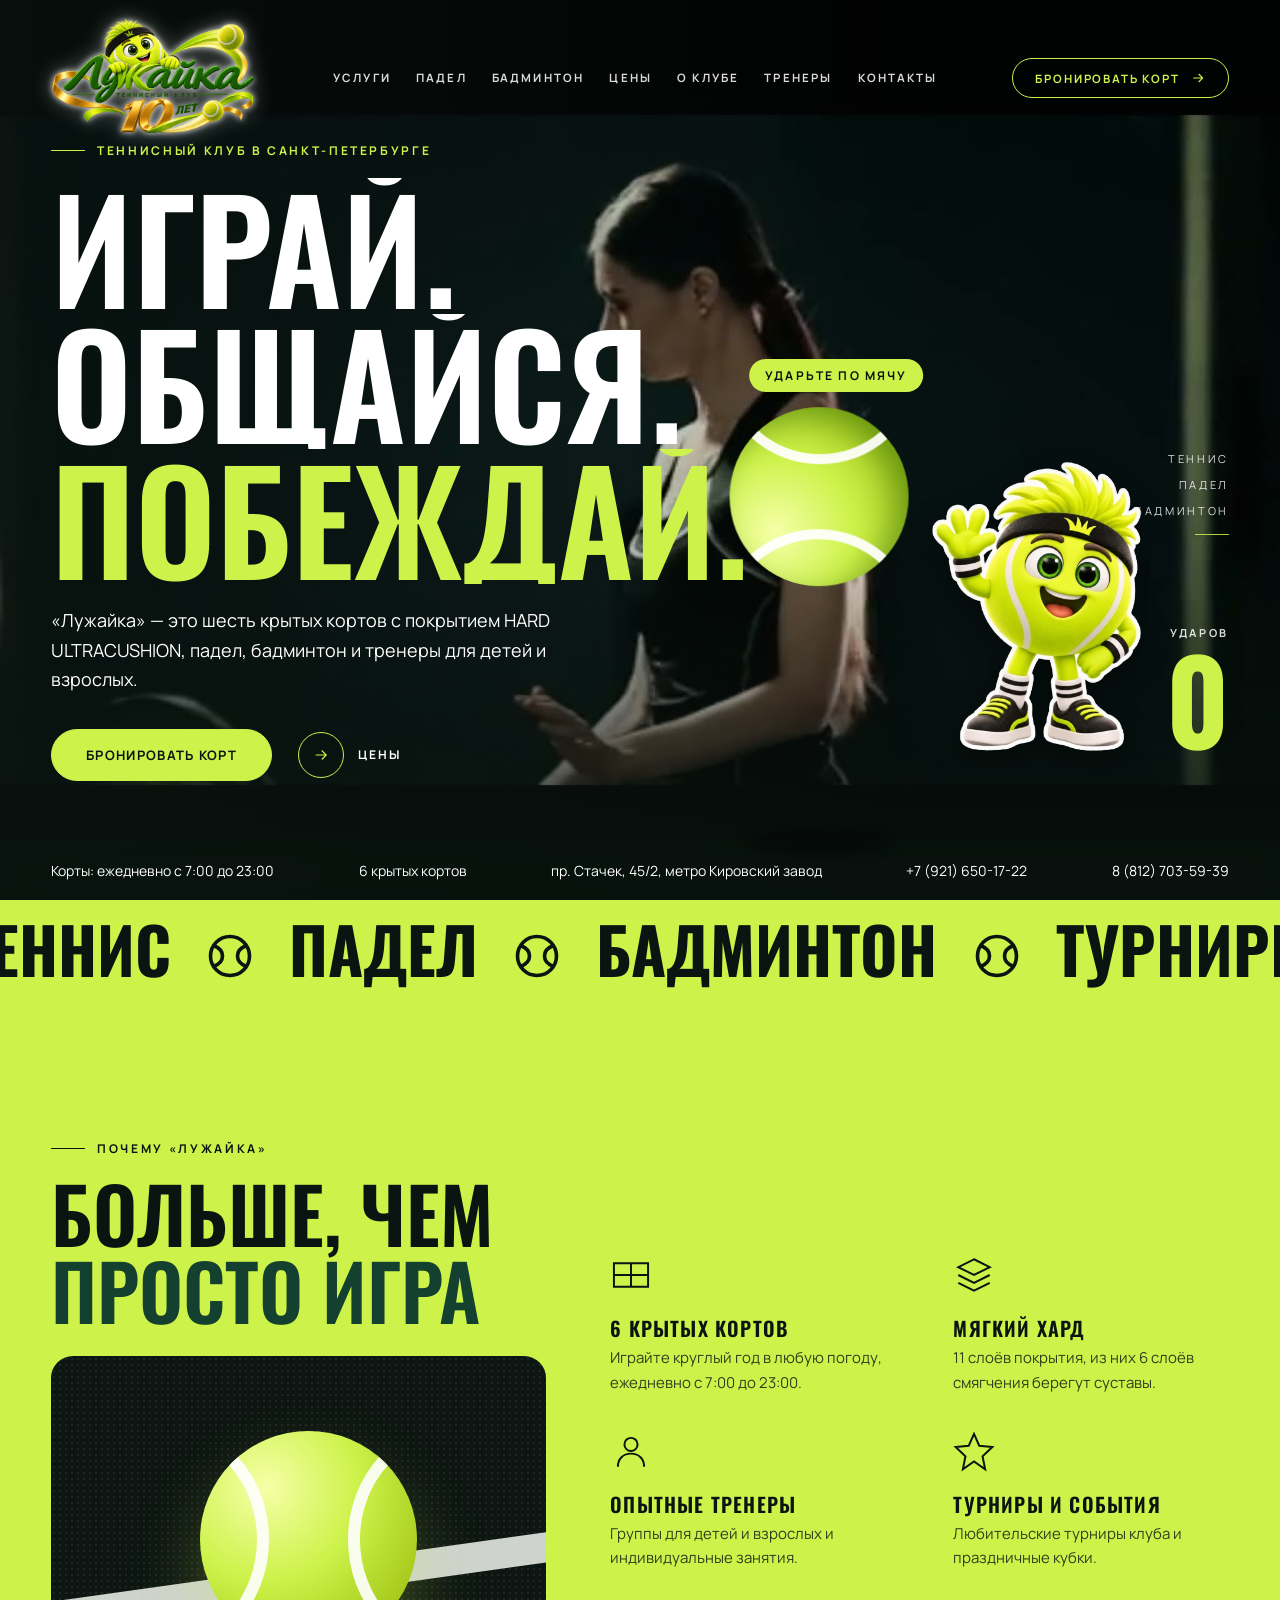
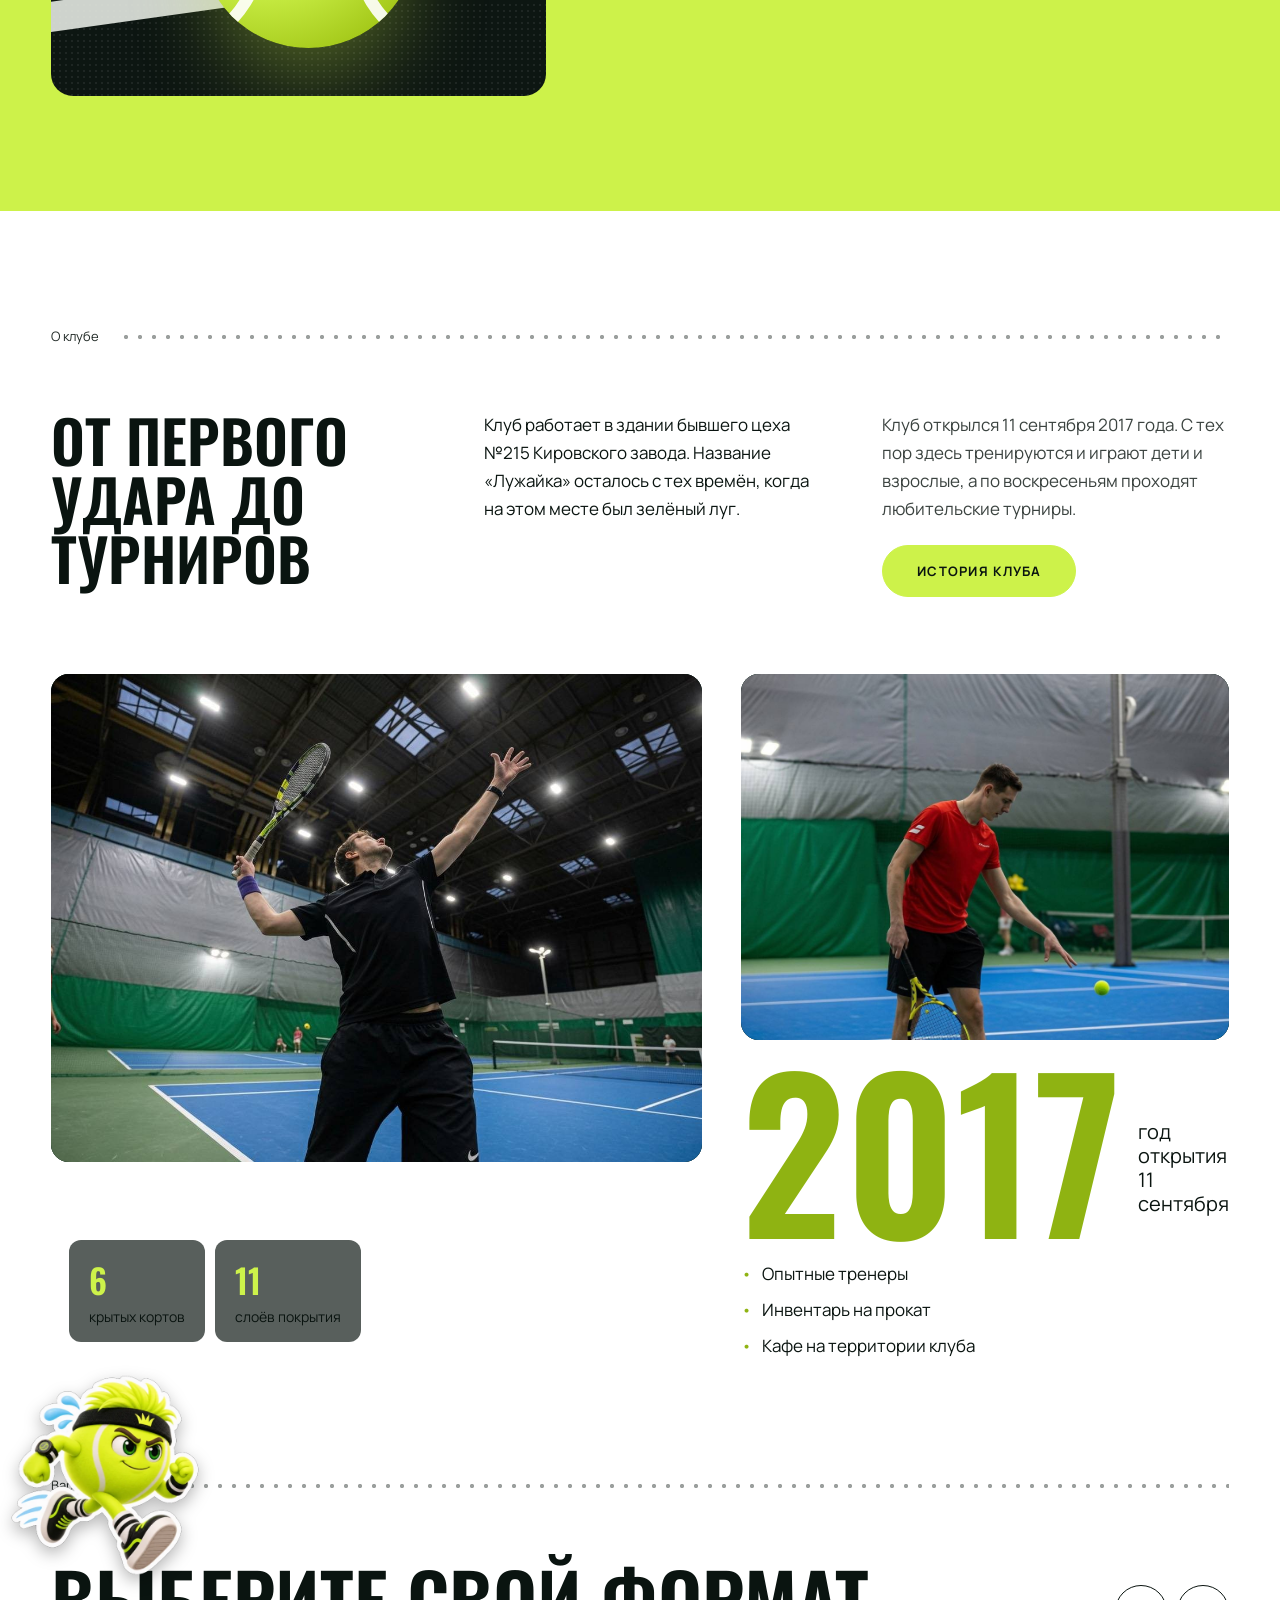
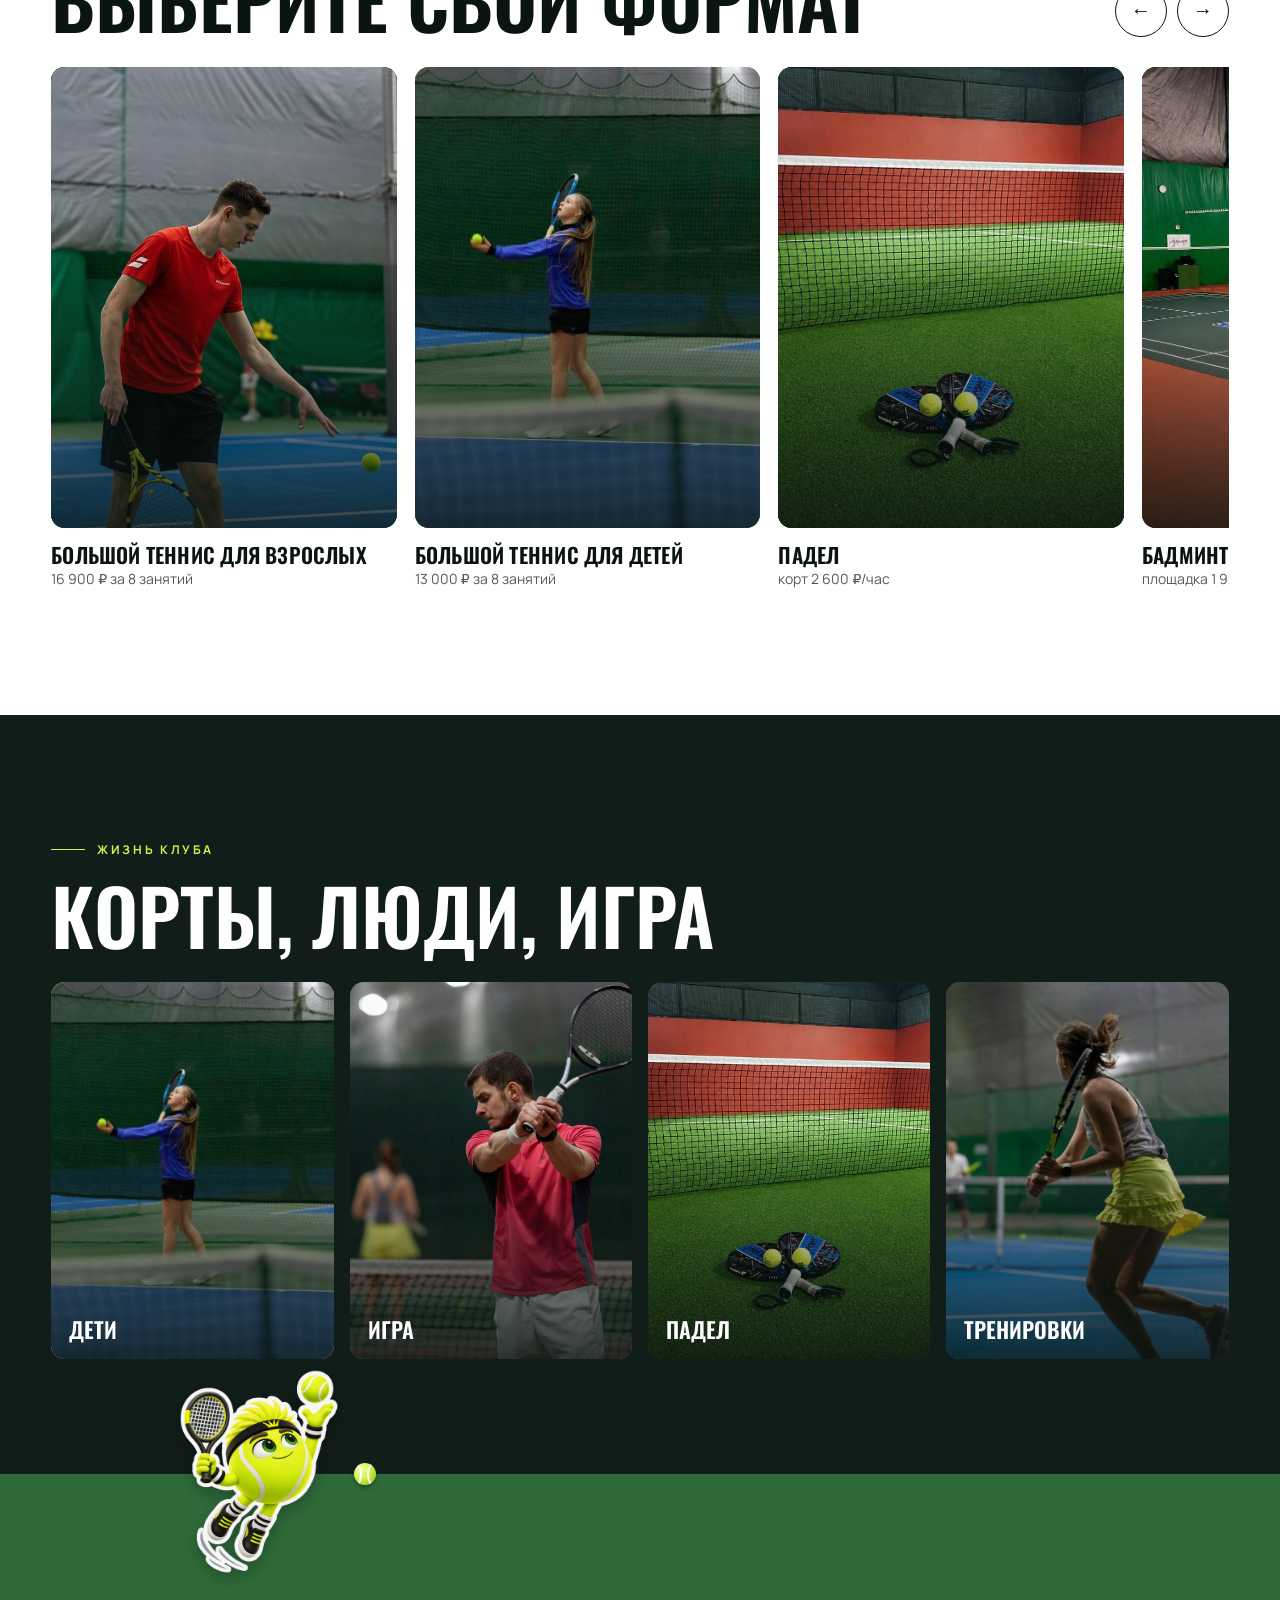
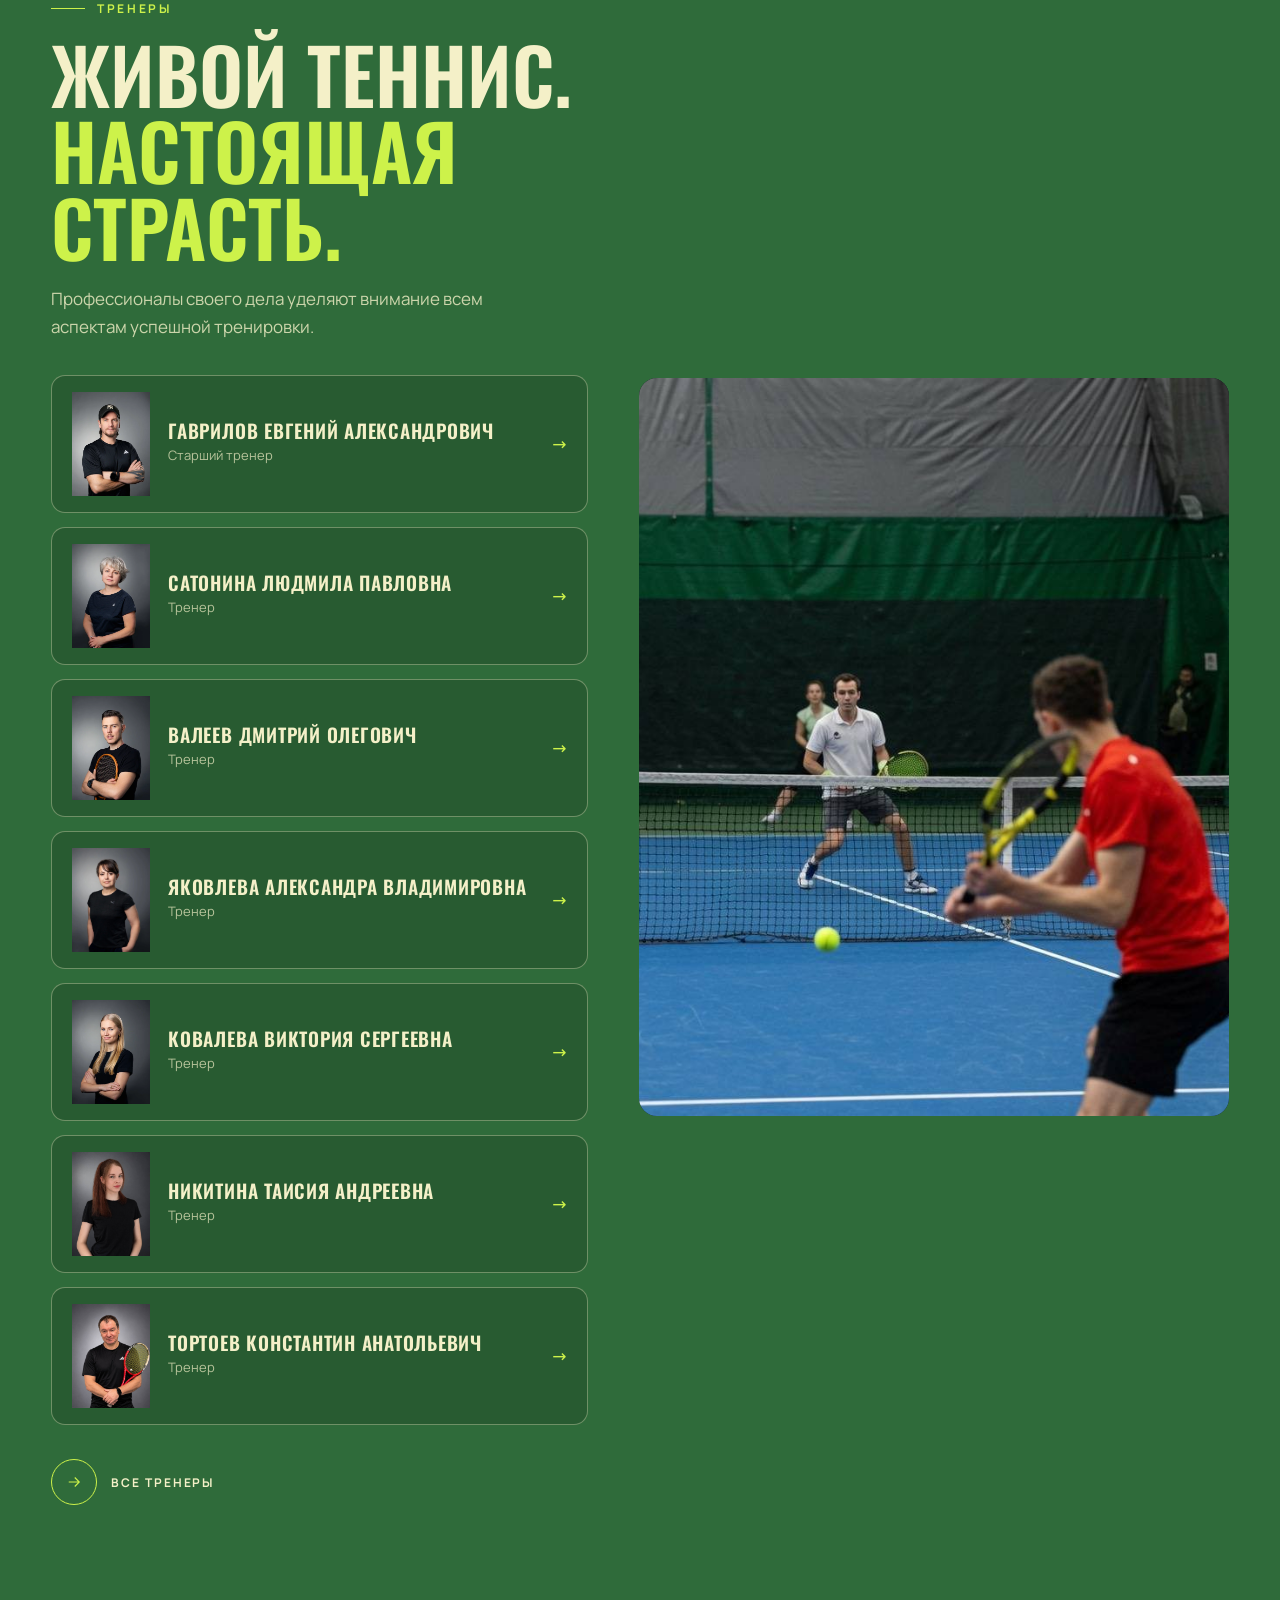
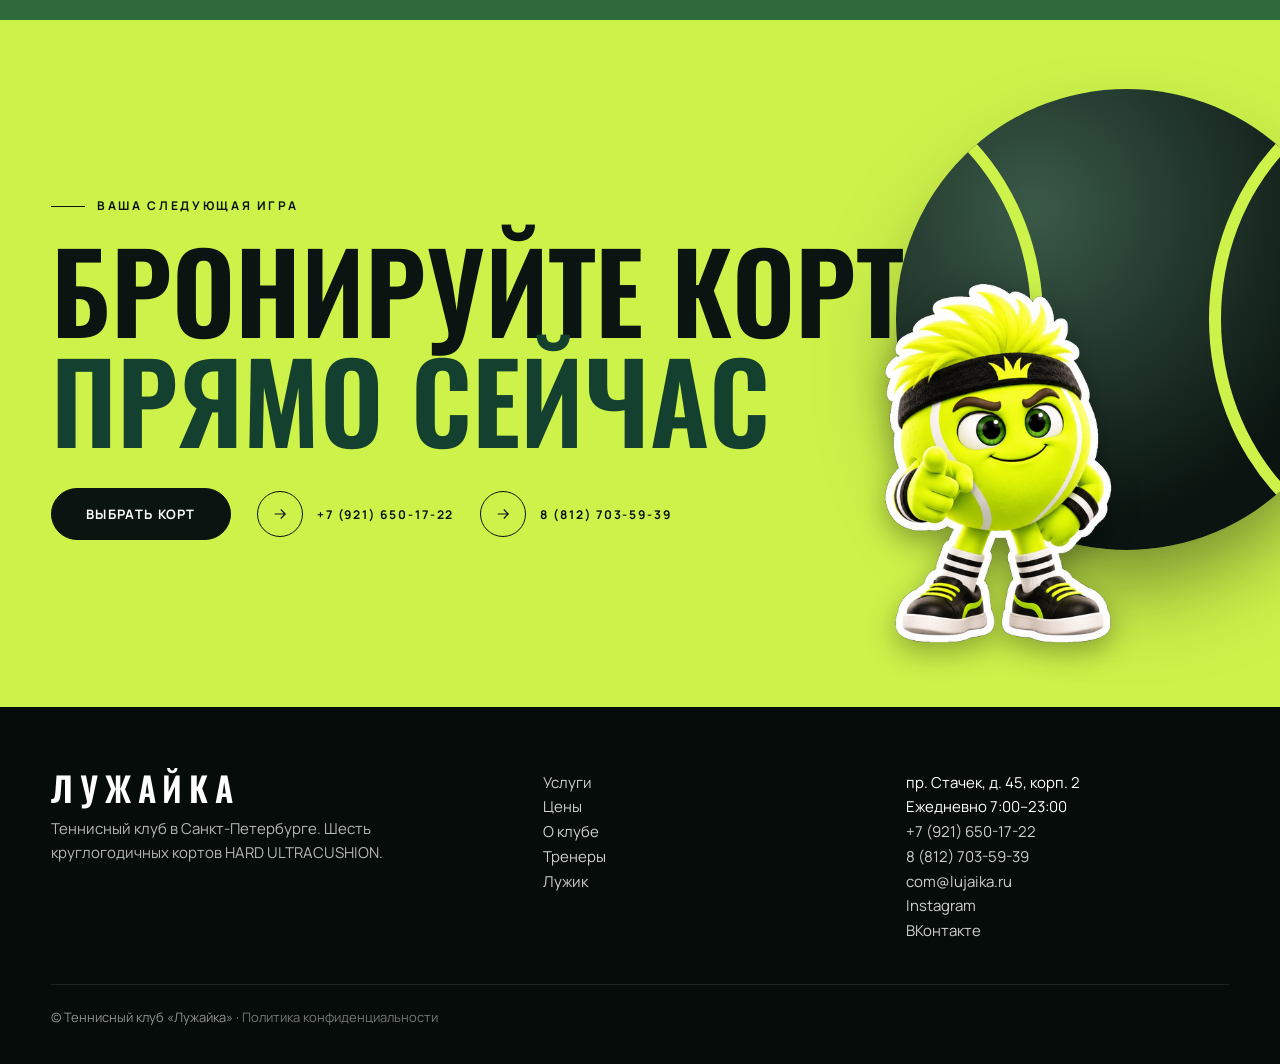
<file: index.html>
<!DOCTYPE html>
<html lang="ru">
<head>
<meta charset="utf-8">
<meta name="viewport" content="width=device-width, initial-scale=1, viewport-fit=cover">

<!-- Заголовок вкладки и описание для поисковиков (Яндекс, Google).
     Это единственный текст, который лежит не в js/content.js.
     Если поменяете телефон, адрес или число кортов, обновите описание ниже. -->
<title>Теннисный клуб «Лужайка» — Санкт-Петербург</title>
<meta name="description" content="6 крытых кортов HARD ULTRACUSHION, тренировочная стенка, группы для детей и взрослых, турниры. До 23:00, пр. Стачек, 45/2, Санкт-Петербург.">

<!-- Значок вкладки браузера (салатовый мяч) -->
<link rel="icon" href="data:image/svg+xml,%3Csvg xmlns='http://www.w3.org/2000/svg' viewBox='0 0 32 32'%3E%3Ccircle cx='16' cy='16' r='15' fill='%23cdf24a'/%3E%3Cpath d='M5 9c8 3 8 11 0 14M27 9c-8 3-8 11 0 14' stroke='%23fff' stroke-width='2.4' fill='none'/%3E%3C/svg%3E">

<!-- Шрифты лежат на сайте (папка fonts/), внешние сервисы не нужны -->
<link rel="stylesheet" href="css/00-fonts.css?v=20261128">

<!-- ОФОРМЛЕНИЕ. Порядок важен: файлы ниже перекрывают файлы выше. -->
<link rel="stylesheet" href="css/01-base.css?v=20261128">
<link rel="stylesheet" href="css/02-header.css?v=20261128">
<link rel="stylesheet" href="css/03-photos.css?v=20261128">
<link rel="stylesheet" href="css/04-home.css?v=20261128">
<link rel="stylesheet" href="css/05-inner-pages.css?v=20261128">
<link rel="stylesheet" href="css/06-footer.css?v=20261128">
<link rel="stylesheet" href="css/07-responsive.css?v=20261128">
<link rel="stylesheet" href="css/08-extras.css?v=20261128">
<link rel="stylesheet" href="css/09-luzhik.css?v=20261128">
<link rel="stylesheet" href="css/10-legal.css?v=20261128">
</head>
<body>

<!-- Шапка и меню заполняются скриптом (js/components.js) из списка NAV в content.js -->
<header class="hd" id="hd"></header>
<nav class="mn" id="mn" aria-label="Меню"></nav>

<!-- Служебные слои для анимации перехода между страницами -->
<div id="bars"></div>
<div class="wl"></div>

<!-- Сюда скрипт подставляет содержимое страниц (js/pages.js) -->
<main id="app"></main>

<noscript>
  <p style="padding:120px 24px 40px;max-width:640px;margin:0 auto;color:#fff">
    Теннисный клуб «Лужайка», пр. Стачек, 45/2, Санкт-Петербург. Ежедневно с 7:00 до 23:00.
    Телефоны: <a href="tel:+79216501722" style="text-decoration:underline">+7 (921) 650-17-22</a>, <a href="tel:+78127035939" style="text-decoration:underline">8 (812) 703-59-39</a>.
    Для работы сайта включите JavaScript.
  </p>
</noscript>

<!-- СКРИПТЫ. Порядок важен: каждый следующий использует то, что описано в предыдущих.
     content.js    — все тексты, цены, контакты (ЭТОТ ФАЙЛ ВЫ РЕДАКТИРУЕТЕ)
     images.js     — показ фото
     components.js — мелкие блоки (шапка, карточки, подвал)
     pages.js      — сборка страниц
     booking.js    — страница бронирования
     ball-game.js  — мяч на главном экране
     app.js        — переходы между страницами; запускает сайт -->
<script src="js/content.js?v=20261128"></script>
<script src="js/images.js?v=20261128"></script>
<script src="js/components.js?v=20261128"></script>
<script src="js/pages.js?v=20261128"></script>
<script src="js/booking.js?v=20261128"></script>
<script src="js/ball-game.js?v=20261128"></script>
<script src="js/luzhik.js?v=20261128"></script>
<script src="js/cookies.js?v=20261128"></script>
<script src="js/app.js?v=20261128"></script>
</body>
</html>
</file>
<file: css/00-fonts.css>
/* Шрифты лежат на самом сайте (папка fonts/), а не на серверах Google: так посетитель не передаёт им свой IP-адрес.
   Шрифты Oswald, Manrope, Rubik Mono One распространяются по лицензии SIL Open Font License 1.1. */
@font-face{font-family:'Oswald';font-style:normal;font-weight:400;font-display:swap;src:url(../fonts/oswald-cyrillic-400.woff2) format('woff2');unicode-range:U+0301,U+0400-045F,U+0490-0491,U+04B0-04B1,U+2116}
@font-face{font-family:'Oswald';font-style:normal;font-weight:400;font-display:swap;src:url(../fonts/oswald-latin-400.woff2) format('woff2');unicode-range:U+0000-00FF,U+0131,U+0152-0153,U+02BB-02BC,U+02C6,U+02DA,U+02DC,U+2000-206F,U+20AC,U+2122,U+2191,U+2193,U+2212,U+2215,U+FEFF,U+FFFD}
@font-face{font-family:'Oswald';font-style:normal;font-weight:500;font-display:swap;src:url(../fonts/oswald-cyrillic-500.woff2) format('woff2');unicode-range:U+0301,U+0400-045F,U+0490-0491,U+04B0-04B1,U+2116}
@font-face{font-family:'Oswald';font-style:normal;font-weight:500;font-display:swap;src:url(../fonts/oswald-latin-500.woff2) format('woff2');unicode-range:U+0000-00FF,U+0131,U+0152-0153,U+02BB-02BC,U+02C6,U+02DA,U+02DC,U+2000-206F,U+20AC,U+2122,U+2191,U+2193,U+2212,U+2215,U+FEFF,U+FFFD}
@font-face{font-family:'Oswald';font-style:normal;font-weight:600;font-display:swap;src:url(../fonts/oswald-cyrillic-600.woff2) format('woff2');unicode-range:U+0301,U+0400-045F,U+0490-0491,U+04B0-04B1,U+2116}
@font-face{font-family:'Oswald';font-style:normal;font-weight:600;font-display:swap;src:url(../fonts/oswald-latin-600.woff2) format('woff2');unicode-range:U+0000-00FF,U+0131,U+0152-0153,U+02BB-02BC,U+02C6,U+02DA,U+02DC,U+2000-206F,U+20AC,U+2122,U+2191,U+2193,U+2212,U+2215,U+FEFF,U+FFFD}
@font-face{font-family:'Oswald';font-style:normal;font-weight:700;font-display:swap;src:url(../fonts/oswald-cyrillic-700.woff2) format('woff2');unicode-range:U+0301,U+0400-045F,U+0490-0491,U+04B0-04B1,U+2116}
@font-face{font-family:'Oswald';font-style:normal;font-weight:700;font-display:swap;src:url(../fonts/oswald-latin-700.woff2) format('woff2');unicode-range:U+0000-00FF,U+0131,U+0152-0153,U+02BB-02BC,U+02C6,U+02DA,U+02DC,U+2000-206F,U+20AC,U+2122,U+2191,U+2193,U+2212,U+2215,U+FEFF,U+FFFD}
@font-face{font-family:'Manrope';font-style:normal;font-weight:400;font-display:swap;src:url(../fonts/manrope-cyrillic-400.woff2) format('woff2');unicode-range:U+0301,U+0400-045F,U+0490-0491,U+04B0-04B1,U+2116}
@font-face{font-family:'Manrope';font-style:normal;font-weight:400;font-display:swap;src:url(../fonts/manrope-latin-400.woff2) format('woff2');unicode-range:U+0000-00FF,U+0131,U+0152-0153,U+02BB-02BC,U+02C6,U+02DA,U+02DC,U+2000-206F,U+20AC,U+2122,U+2191,U+2193,U+2212,U+2215,U+FEFF,U+FFFD}
@font-face{font-family:'Manrope';font-style:normal;font-weight:500;font-display:swap;src:url(../fonts/manrope-cyrillic-500.woff2) format('woff2');unicode-range:U+0301,U+0400-045F,U+0490-0491,U+04B0-04B1,U+2116}
@font-face{font-family:'Manrope';font-style:normal;font-weight:500;font-display:swap;src:url(../fonts/manrope-latin-500.woff2) format('woff2');unicode-range:U+0000-00FF,U+0131,U+0152-0153,U+02BB-02BC,U+02C6,U+02DA,U+02DC,U+2000-206F,U+20AC,U+2122,U+2191,U+2193,U+2212,U+2215,U+FEFF,U+FFFD}
@font-face{font-family:'Manrope';font-style:normal;font-weight:700;font-display:swap;src:url(../fonts/manrope-cyrillic-700.woff2) format('woff2');unicode-range:U+0301,U+0400-045F,U+0490-0491,U+04B0-04B1,U+2116}
@font-face{font-family:'Manrope';font-style:normal;font-weight:700;font-display:swap;src:url(../fonts/manrope-latin-700.woff2) format('woff2');unicode-range:U+0000-00FF,U+0131,U+0152-0153,U+02BB-02BC,U+02C6,U+02DA,U+02DC,U+2000-206F,U+20AC,U+2122,U+2191,U+2193,U+2212,U+2215,U+FEFF,U+FFFD}
@font-face{font-family:'Rubik Mono One';font-style:normal;font-weight:400;font-display:swap;src:url(../fonts/rubik-mono-one-cyrillic-400.woff2) format('woff2');unicode-range:U+0301,U+0400-045F,U+0490-0491,U+04B0-04B1,U+2116}
@font-face{font-family:'Rubik Mono One';font-style:normal;font-weight:400;font-display:swap;src:url(../fonts/rubik-mono-one-latin-400.woff2) format('woff2');unicode-range:U+0000-00FF,U+0131,U+0152-0153,U+02BB-02BC,U+02C6,U+02DA,U+02DC,U+2000-206F,U+20AC,U+2122,U+2191,U+2193,U+2212,U+2215,U+FEFF,U+FFFD}
</file>
<file: css/01-base.css>
/* ============================================================
   База: цвета, шрифты, общие правила и кнопки
   Меняйте цвета и шрифты в блоке :root в самом верху.
   ============================================================ */

/* Цвета и шрифты сайта. Поменяйте значение здесь, и цвет изменится везде. */
:root {
  --n: #0a1410;      /* самый тёмный фон (почти чёрный с зелёным оттенком) */
  --n2: #111d18;     /* чуть светлее тёмный фон для чередования блоков */
  --lime: #cdf24a;   /* фирменный салатовый: кнопки, акценты, мяч */
  --lm2: #8fb312;    /* тёмный салатовый для светлых блоков */
  --bl: #2a6bd0;     /* синий (корты, блок «Теннис для всех») */
  --bl2: #1a4a9e;    /* тёмно-синий */
  --gr: #2f6b3a;     /* зелёный (блок «Теннис», тренеры) */
  --br: #9c3f2b;     /* кирпичный (блок «Цены», бадминтон) */
  --cr: #f4f0c8;     /* кремовый текст на зелёном и кирпичном */
  --ink: #0a1410;    /* цвет текста на светлом фоне */
  --ln: rgba(255,255,255,.18); /* тонкие линии-разделители */
  --d: "Oswald","Arial Narrow",sans-serif;   /* шрифт заголовков */
  --s: "Manrope",system-ui,sans-serif;       /* шрифт основного текста */
  box-sizing: border-box;
}

/* Основа страницы */

html {
  background: var(--n);
  scroll-behavior: smooth;
}

*,
*::before,
*::after {
  box-sizing: inherit;
}

/* Основной текст */

body {
  margin: 0;
  background: var(--n);
  color: #fff;
  font: 400 17px/1.65 var(--s);
  overflow-x: hidden;
}

a {
  color: inherit;
  text-decoration: none;
}

:focus-visible {
  outline: 2px solid var(--lime);
  outline-offset: 3px;
}

p {
  margin: 0;
}

/* Заголовки */

h1,
h2,
h3 {
  font-family: var(--d);
  text-transform: uppercase;
  font-weight: 600;
  margin: 0;
  line-height: 1;
}

h2 {
  font-size: clamp(40px,6vw,92px);
}

h3 {
  font-size: clamp(22px,2.2vw,32px);
  letter-spacing: .01em;
}

/* Контейнер: ограничивает ширину содержимого */

.wrap {
  max-width: 1360px;
  margin: 0 auto;
  padding: 0 clamp(20px,4vw,56px);
}

.sec {
  padding: clamp(70px,9vw,130px) 0;
}

/* Цветные фоны секций: .dk тёмный, .dk2 тёмный светлее, .lt светлый */

.dk {
  background: var(--n);
}

/* Цветные фоны секций: .dk тёмный, .dk2 тёмный светлее, .lt светлый */

.dk2 {
  background: var(--n2);
}

.lt {
  background: #fff;
  color: var(--ink);
}

.lm {
  color: var(--lime);
}

.lt .lm {
  color: var(--lm2);
}

/* Метка над заголовком («— ПОКРЫТИЕ») */

.lb {
  display: inline-flex;
  align-items: center;
  gap: 12px;
  font-size: 12px;
  letter-spacing: .22em;
  text-transform: uppercase;
  font-weight: 700;
  color: var(--lime);
}

.lt .lb {
  color: var(--lm2);
}

/* Метка над заголовком («— ПОКРЫТИЕ») */

.lb::before {
  content: "";
  width: 34px;
  height: 1px;
  background: currentColor;
}

/* Нумерованный маркер раздела (A, B) */

.mk {
  display: flex;
  align-items: center;
  gap: 14px;
  border-bottom: 1px solid currentColor;
  padding-bottom: 12px;
  margin-bottom: clamp(30px,4vw,56px);
  font-size: 13px;
  opacity: .9;
}

/* Нумерованный маркер раздела (A, B) */

.mk b {
  width: 28px;
  height: 28px;
  border: 1px solid currentColor;
  border-radius: 50%;
  display: grid;
  place-items: center;
  font-size: 12px;
}

/* Основная кнопка */

.btn {
  display: inline-block;
  padding: 16px 34px;
  border-radius: 99px;
  background: var(--lime);
  color: var(--ink);
  font: 700 13px var(--s);
  letter-spacing: .1em;
  text-transform: uppercase;
  border: 1px solid var(--lime);
  cursor: pointer;
  transition: background .4s,color .4s,transform .5s cubic-bezier(.2,.8,.2,1);
}

/* Основная кнопка */

.btn:hover {
  transform: translateY(-3px);
  background: transparent;
  color: var(--lime);
}

.lt .btn:hover {
  color: var(--ink);
  background: #fff;
}

/* Кнопка-стрелка («Все тренеры →») */

.bt {
  display: inline-flex;
  align-items: center;
  gap: 14px;
  font: 700 12px var(--s);
  letter-spacing: .16em;
  text-transform: uppercase;
  cursor: pointer;
  background: none;
  border: 0;
  color: inherit;
}

/* Кнопка-стрелка («Все тренеры →») */

.bt i {
  width: 46px;
  height: 46px;
  border: 1px solid var(--lime);
  border-radius: 50%;
  display: grid;
  place-items: center;
  color: var(--lime);
  transition: background .4s,color .4s,transform .5s;
}

/* Кнопка-стрелка («Все тренеры →») */

.bt i svg {
  width: 18px;
}

/* Кнопка-стрелка («Все тренеры →») */

.bt:hover i {
  background: var(--lime);
  color: var(--ink);
  transform: translateX(6px);
}

.lt .bt i {
  border-color: var(--ink);
  color: var(--ink);
}

.lt .bt:hover i {
  background: var(--ink);
  color: #fff;
}
</file>
<file: css/02-header.css>
/* ============================================================
   Шапка, мобильное меню и анимация перехода между страницами
   ============================================================ */

.hd {
  position: fixed;
  top: 0;
  left: 0;
  right: 0;
  z-index: 50;
  padding: 18px 0;
  transition: background .5s,padding .5s;
}

.hd.sc {
  background: rgba(10,20,16,.84);
  backdrop-filter: blur(14px);
  padding: 12px 0;
}

/* Шапка */

.hd .wrap {
  display: flex;
  align-items: center;
  justify-content: space-between;
  gap: 20px;
}

/* Логотип */

.logo {
  display: flex;
  align-items: center;
  gap: 12px;
  font: 600 24px var(--d);
  letter-spacing: .2em;
  text-transform: uppercase;
}

/* Логотип */

.logo svg {
  width: 32px;
}

/* Меню в шапке */

.links {
  display: flex;
  gap: clamp(14px,2vw,34px);
}

.lk {
  font-size: 11.5px;
  letter-spacing: .18em;
  text-transform: uppercase;
  font-weight: 700;
  position: relative;
  padding: 6px 0;
  opacity: .85;
}

.lk::after {
  content: "";
  position: absolute;
  left: 0;
  right: 0;
  bottom: 0;
  height: 1px;
  background: var(--lime);
  transform: scaleX(0);
  transform-origin: left;
  transition: transform .5s;
}

.lk:hover,
.lk.on {
  opacity: 1;
}

.lk:hover::after,
.lk.on::after {
  transform: scaleX(1);
}

.lk.on {
  color: var(--lime);
}

/* Кнопка «Бронировать корт» в шапке */

.hb {
  display: inline-flex;
  gap: 10px;
  align-items: center;
  border: 1px solid var(--lime);
  color: var(--lime);
  padding: 11px 22px;
  border-radius: 99px;
  font: 700 11.5px var(--s);
  letter-spacing: .16em;
  text-transform: uppercase;
  transition: background .4s,color .4s;
}

/* Кнопка «Бронировать корт» в шапке */

.hb svg {
  width: 16px;
}

/* Кнопка «Бронировать корт» в шапке */

.hb:hover {
  background: var(--lime);
  color: var(--ink);
}

/* Кнопка «Меню» на телефоне */

#mb {
  display: none;
  background: none;
  border: 1px solid var(--ln);
  color: #fff;
  border-radius: 99px;
  padding: 10px 18px;
  font: 700 12px var(--s);
  letter-spacing: .14em;
  text-transform: uppercase;
}

/* Полноэкранное меню на телефоне */

.mn {
  position: fixed;
  inset: 0;
  z-index: 49;
  background: var(--n);
  display: flex;
  flex-direction: column;
  justify-content: center;
  padding: 100px clamp(24px,6vw,80px) 40px;
  opacity: 0;
  visibility: hidden;
  transition: opacity .5s,visibility 0s .5s;
}

.mo .mn {
  opacity: 1;
  visibility: visible;
  transition: opacity .5s;
}

/* Полноэкранное меню на телефоне */

.mn a {
  font: 600 clamp(32px,6vh,58px)/1.2 var(--d);
  text-transform: uppercase;
  width: max-content;
  transform: translateY(24px);
  opacity: 0;
  transition: .7s;
}

.mo .mn a {
  transform: none;
  opacity: 1;
  transition-delay: calc(.2s + var(--k)*.05s);
}

/* Полноэкранное меню на телефоне */

.mn a.on,
.mn a:hover {
  color: var(--lime);
}

@media (max-width: 1240px) {
  .links,
  .hb {
    display: none;
  }
  #mb {
    display: block;
  }
}

/* Анимация перехода между страницами (зелёный экран + Лужик) */

#bars {
  position: fixed;
  inset: 0;
  z-index: 80;
  display: flex;
  pointer-events: none;
}

/* Анимация перехода между страницами (зелёный экран + Лужик) */

#bars i {
  position: absolute;
  inset: 0;
  background: #0E2A1F;
  opacity: 0;
}

/* Лужик, пробегающий во время перехода */
#bars .tr-lz {
  position: absolute;
  left: 50%;
  top: 58%;
  width: clamp(110px, 22vw, 200px);
  margin-left: calc(clamp(110px, 22vw, 200px) / -2);
  transform: translateX(-120vw);
}

/* Название страницы во время перехода */

.wl {
  position: fixed;
  inset: 0;
  z-index: 81;
  display: grid;
  place-items: center;
  font: 700 clamp(40px,10vw,150px) var(--d);
  text-transform: uppercase;
  color: #fff;
  opacity: 0;
  pointer-events: none;
  text-align: center;
  padding: 0 20px;
}

/* Логотип «10 лет» */
.logo img { display: block; height: 120px; width: auto; filter: drop-shadow(0 0 3px rgba(255,255,255,.9)) drop-shadow(0 0 10px rgba(255,255,255,.35)); }
@media (max-width: 600px) { .logo img { height: 88px; } }
.hd.sc .logo img { height: 76px; transition: height .4s; }
@media (max-width: 600px) { .hd.sc .logo img { height: 60px; } }
</file>
<file: css/03-photos.css>
/* ============================================================
   Рамки для фото и эффект появления блоков
   ============================================================ */

/* Фото: рамка, подложка и растягивание на всю область */

.px {
  position: relative;
  overflow: hidden;
  border-radius: 18px;
  background: #16231d;
}

/* Фото: рамка, подложка и растягивание на всю область */

.px>svg,
.px>img {
  position: absolute;
  inset: 0;
  width: 100%;
  height: 100%;
  object-fit: cover;
  display: block;
}

/* Фото: рамка, подложка и растягивание на всю область */

.px img {
  transition: transform 1.4s cubic-bezier(.2,.8,.2,1);
}

/* Фото: рамка, подложка и растягивание на всю область */

.px.bg {
  border-radius: 0;
  position: absolute;
  inset: 0;
  aspect-ratio: auto;
}

/* Плавное появление блоков при прокрутке */

.rv {
  opacity: 0;
  transform: translateY(34px);
  transition: opacity 1.1s,transform 1.1s cubic-bezier(.2,.8,.2,1);
}

/* Плавное появление блоков при прокрутке */

.rv.in {
  opacity: 1;
  transform: none;
}


/* Фото тренера по бадминтону: без боковых полей и без обрезки */
.badminton-coach-frame {
  width: 100%;
  min-width: 0;
  display: flex;
  justify-content: center;
  align-items: flex-start;
}
.badminton-coach-photo {
  position: relative;
  width: 100%;
  height: auto;
  aspect-ratio: auto !important;
  overflow: visible;
  border-radius: 18px;
  background: transparent;
}
.badminton-coach-photo > svg { display: none; }
.badminton-coach-photo > img {
  position: relative;
  inset: auto;
  display: block;
  width: 100%;
  height: auto;
  object-fit: contain;
  border-radius: 18px;
}
</file>
<file: css/04-home.css>
/* ============================================================
   Главная страница: главный экран, преимущества, ретро-блок, карусель, тренеры
   ============================================================ */

/* Главный экран (hero) */

.hero {
  position: relative;
  min-height: 100svh;
  display: flex;
  flex-direction: column;
  justify-content: flex-end;
  padding-top: 130px;
  overflow: hidden;
  background: linear-gradient(135deg,#123326,#0a1410);
}

/* Главный экран (hero) */

.hero video,
.hero .bga {
  position: absolute;
  inset: 0;
  width: 100%;
  height: 100%;
  object-fit: cover;
}

/* Сразу показываем кадр-обложку из видео (hero-poster.jpg), пока видео грузится — без нарисованного корта. */
.hero {
  background: #0a1410 url("../img/hero-poster.jpg") center / cover no-repeat;
}
.hero video {
  opacity: 1;
  background: transparent;
}

.hero video.is-ready {
  opacity: 1;
}

/* Главный экран (hero) */

.hero .bga {
  display: none;   /* нарисованный корт больше не показываем */
}

/* Затемнение поверх видео */

.ov {
  position: absolute;
  inset: 0;
  background: linear-gradient(90deg,rgba(10,20,16,.7),rgba(10,20,16,.12) 70%),linear-gradient(0deg,rgba(10,20,16,.75),transparent 40%);
}

/* Главный экран (hero) */

.hero h1 {
  font-size: clamp(60px,11vw,170px);
  line-height: .92;
  font-weight: 600;
  position: relative;
  z-index: 3;
  margin: 18px 0 22px;
}

.ln {
  display: block;
  overflow: hidden;
  padding: .02em 0;
}

/* Заголовок показывается сразу: не оставляем обрезанный текст при загрузке. */
.ln span {
  display: block;
  transform: none;
  animation: none;
}

@keyframes up {
  to {
    transform: none;
  }
}

/* Главный экран (hero) */

.hero .lb,
.hero .sub,
.hero .cta {
  position: relative;
  z-index: 3;
  opacity: 0;
  animation: fi 1.2s var(--delay) forwards;
}

@keyframes fi {
  to {
    opacity: 1;
  }
}

/* Главный экран (hero) */

.hero .sub {
  max-width: 520px;
  margin-bottom: 34px;
  opacity: 0;
  font-size: 18px;
}

.cta {
  display: flex;
  gap: 26px;
  flex-wrap: wrap;
  align-items: center;
}

/* Подпись справа: Теннис / Падел / Бадминтон */

.side {
  position: absolute;
  right: clamp(20px,4vw,56px);
  top: 50%;
  z-index: 3;
  display: grid;
  gap: 8px;
  font-size: 11px;
  letter-spacing: .24em;
  text-transform: uppercase;
  text-align: right;
  opacity: .85;
}

/* Подпись справа: Теннис / Падел / Бадминтон */

.side::after {
  content: "";
  width: 34px;
  height: 1px;
  background: var(--lime);
  justify-self: end;
  margin-top: 6px;
}

/* Полоса с фактами внизу главного экрана */

.facts {
  position: relative;
  z-index: 4;
  margin-top: clamp(36px,5vw,60px);
  border-top: 1px solid var(--ln);
  background: rgba(10,20,16,.55);
  backdrop-filter: blur(10px);
  padding: 18px 0;
  font-size: 14px;
}

/* Полоса с фактами внизу главного экрана */

.facts .wrap {
  display: flex;
  flex-wrap: wrap;
  justify-content: space-between;
  gap: 6px 28px;
}

/* Блок «Больше, чем просто игра» */

.fx {
  display: grid;
  grid-template-columns: 1fr 1.25fr;
  gap: clamp(30px,5vw,80px);
  align-items: center;
}

/* Тёмная плашка с летающим мячом */

.band {
  position: relative;
  overflow: hidden;
  border-radius: 22px;
  min-height: 340px;
  background: #0d1612 radial-gradient(rgba(255,255,255,.07) 1px,transparent 1px) 0 0/6px 6px;
}

/* Тёмная плашка с летающим мячом */

.band::before {
  content: "";
  position: absolute;
  left: -10%;
  right: -10%;
  top: 62%;
  height: 30px;
  background: #e4e8e2;
  transform: rotate(-8deg);
  opacity: .9;
}

/* Мяч (рисуется стилями) */

.ball3 {
  position: absolute;
  left: 30%;
  top: 22%;
  width: clamp(150px,17vw,250px);
  aspect-ratio: 1;
  border-radius: 50%;
  overflow: hidden;
  background: radial-gradient(circle at 30% 26%,#f6ffa8,var(--lime) 42%,#8fb300 100%);
  box-shadow: 0 40px 80px -10px rgba(205,242,74,.35);
  animation: fl 6s ease-in-out infinite alternate;
}

@keyframes fl {
  to {
    transform: translateY(-18px) rotate(14deg);
  }
}

/* Мяч (рисуется стилями) */

.ball3::before,
.ball3::after {
  content: "";
  position: absolute;
  top: -4%;
  width: 100%;
  height: 108%;
  border-radius: 50%;
  border: clamp(7px,1vw,14px) solid rgba(255,255,255,.9);
}

/* Мяч (рисуется стилями) */

.ball3::before {
  left: -68%;
}

/* Мяч (рисуется стилями) */

.ball3::after {
  left: 68%;
}

/* Четыре преимущества */

.ft {
  display: grid;
  grid-template-columns: 1fr 1fr;
  gap: 34px 0;
}

/* Четыре преимущества */

.ft>div {
  padding: 0 26px;
  border-left: 1px solid var(--ln);
}

/* Четыре преимущества */

.ft svg {
  width: 42px;
  height: 42px;
  stroke: var(--lime);
  fill: none;
  stroke-width: 1.5;
  margin-bottom: 14px;
}

/* Четыре преимущества */

.ft h3 {
  margin-bottom: 8px;
  font-size: 20px;
  letter-spacing: .06em;
}

/* Четыре преимущества */

.ft p {
  opacity: .75;
  font-size: 15px;
}

/* Ретро-блок «Теннис / Цены» с кортом посередине */

.rt {
  display: grid;
  grid-template-columns: 1fr 1fr;
  position: relative;
  min-height: 92vh;
}

/* Ретро-блок «Теннис / Цены» с кортом посередине */

.rt .g {
  background: var(--gr);
  display: grid;
  place-items: center;
  padding: 30px;
}

/* Ретро-блок «Теннис / Цены» с кортом посередине */

.rt .g h2 {
  writing-mode: vertical-rl;
  transform: rotate(180deg);
  font: 400 clamp(56px,9vw,140px)/.95 "Rubik Mono One",var(--d);
  color: var(--cr);
  letter-spacing: -.02em;
}

/* Ретро-блок «Теннис / Цены» с кортом посередине */

.rt .l {
  position: absolute;
  left: 50%;
  top: 0;
  bottom: 0;
  width: clamp(26px,3.6vw,54px);
  transform: translateX(-50%);
  background: #e9ece6;
}

/* Ретро-блок «Теннис / Цены» с кортом посередине */

.rt .rb {
  position: absolute;
  left: 50%;
  top: 46%;
  width: clamp(70px,7vw,100px);
  aspect-ratio: 1;
  border-radius: 50%;
  transform: translate(-50%,-50%);
  background: radial-gradient(circle at 35% 30%,#f3fb9a,#cfe23a 60%,#a2b81c);
  box-shadow: 26px 18px 26px rgba(0,0,0,.4);
  animation: fl 5s ease-in-out infinite alternate;
}

/* Ретро-блок «Теннис / Цены» с кортом посередине */

.rt .b {
  background: var(--br);
  color: var(--cr);
  padding: clamp(40px,6vw,90px) clamp(24px,5vw,80px) clamp(40px,6vw,90px) calc(clamp(26px,3.6vw,54px)/2 + clamp(26px,4vw,64px));
  display: flex;
  flex-direction: column;
  justify-content: space-between;
  gap: 30px;
}

/* Ретро-блок «Теннис / Цены» с кортом посередине */

.rt .b h2 {
  font: 400 clamp(40px,6vw,86px)/1 "Rubik Mono One",var(--d);
}

.pl a {
  display: flex;
  gap: 18px;
  align-items: baseline;
  padding: 15px 0;
  border-bottom: 1px solid rgba(244,240,200,.3);
  font-weight: 700;
  text-transform: uppercase;
  font-size: 15px;
  letter-spacing: .03em;
  transition: padding .4s;
}

.pl a:hover {
  padding-left: 12px;
}

.pl b {
  font: 400 24px "Rubik Mono One",var(--d);
  white-space: nowrap;
  min-width: 5.6em;
}

/* Ретро-блок «Теннис / Цены» с кортом посередине */

.rt .btn {
  background: var(--cr);
  color: var(--br);
  border-color: var(--cr);
  justify-self: start;
}

/* Ретро-блок «Теннис / Цены» с кортом посередине */

.rt .btn:hover {
  color: var(--cr);
  background: transparent;
}

@media (max-width: 860px) {
  .rt {
    grid-template-columns: 1fr;
  }
  .rt .g h2 {
    writing-mode: initial;
    transform: none;
  }
  .rt .l,
  .rt .rb {
    display: none;
  }
  .rt .b {
    padding: 40px 24px;
  }
}

/* Синий блок «Теннис для всех» */

.bl {
  position: relative;
  overflow: hidden;
  background: linear-gradient(180deg,var(--bl),var(--bl2));
  padding: clamp(120px,14vw,190px) 0 clamp(60px,8vw,110px);
}

/* Синий блок «Теннис для всех» */

.bl::before {
  content: "";
  position: absolute;
  inset: 0;
  background: radial-gradient(40% 30% at 15% 80%,rgba(255,255,255,.55),transparent 70%),radial-gradient(35% 28% at 85% 55%,rgba(255,255,255,.45),transparent 70%),radial-gradient(30% 25% at 60% 100%,rgba(255,255,255,.5),transparent 70%);
}

/* Синий блок «Теннис для всех» */

.bl .wrap {
  position: relative;
}

/* Синий блок «Теннис для всех» */

.bl h2 {
  font-size: clamp(64px,14vw,230px);
  font-weight: 700;
  line-height: .88;
  letter-spacing: -.01em;
  color: #fff;
}

/* Синий блок «Теннис для всех» */

.bl .px {
  margin-top: clamp(30px,5vw,60px);
  border-radius: 22px;
}

.gl {
  position: absolute;
  left: 24px;
  bottom: 24px;
  max-width: 300px;
  padding: 18px 22px;
  background: rgba(255,255,255,.2);
  backdrop-filter: blur(12px);
  border: 1px solid rgba(255,255,255,.35);
  border-radius: 14px;
  font-size: 15px;
  z-index: 2;
}

/* Блок «О клубе» на главной */

.ab {
  display: grid;
  grid-template-columns: 1.1fr 1fr 1fr;
  gap: clamp(24px,4vw,60px);
  align-items: start;
}

/* Блок «О клубе» на главной */

.ab h2 {
  font-size: clamp(34px,4.6vw,66px);
}

/* Блок «О клубе» на главной */

.ab p {
  opacity: .8;
}

/* Фото со статистикой */

.st {
  display: grid;
  grid-template-columns: 1.5fr 1fr;
  gap: clamp(20px,3vw,40px);
  margin-top: clamp(40px,6vw,80px);
}

/* Фото со статистикой */

.st .big {
  position: relative;
}

/* Фото со статистикой */

.stt {
  position: absolute;
  left: 18px;
  bottom: 18px;
  display: flex;
  gap: 10px;
  z-index: 2;
  flex-wrap: wrap;
}

/* Фото со статистикой */

.stt div {
  background: rgba(10,20,16,.68);
  backdrop-filter: blur(8px);
  border-radius: 12px;
  padding: 14px 20px;
  font-size: 14px;
}

/* Фото со статистикой */

.stt b {
  display: block;
  font: 600 34px var(--d);
  color: var(--lime);
}

/* Большая цифра «7–23» */

.num {
  font: 600 clamp(110px,16vw,240px)/.85 var(--d);
  color: var(--lm2);
  display: flex;
  align-items: flex-end;
  gap: 16px;
}

/* Большая цифра «7–23» */

.num span {
  font: 400 20px/1.2 var(--s);
  color: var(--ink);
  padding-bottom: 18px;
}

.ul {
  padding: 0;
  margin: 26px 0 0;
  list-style: none;
  display: grid;
  gap: 8px;
}

.ul li::before {
  content: "•";
  color: var(--lm2);
  margin-right: 10px;
}

/* Заголовок секции со стрелками */

.ch {
  display: flex;
  justify-content: space-between;
  align-items: end;
  gap: 20px;
  margin-bottom: 30px;
  flex-wrap: wrap;
}

.ar {
  display: flex;
  gap: 10px;
}

.ar button {
  width: 52px;
  height: 52px;
  border-radius: 50%;
  border: 1px solid currentColor;
  background: none;
  color: inherit;
  font-size: 20px;
  cursor: pointer;
  transition: background .3s,color .3s;
}

.ar button:hover {
  background: var(--ink);
  color: #fff;
}

/* Карусель программ */

.cs {
  display: flex;
  gap: 18px;
  overflow-x: auto;
  scroll-snap-type: x mandatory;
  padding-bottom: 10px;
  scrollbar-width: none;
}

/* Карусель программ */

.cs::-webkit-scrollbar {
  display: none;
}

.pg {
  flex: none;
  width: clamp(240px,27vw,360px);
  scroll-snap-align: start;
}

.pg .px {
  aspect-ratio: 3/4;
  border-radius: 14px;
}

.pg .px::after,
.gt .px::after {
  content: "";
  position: absolute;
  inset: 0;
  background: linear-gradient(0deg,rgba(10,20,16,.78),transparent 55%);
}

.pg:hover img,
.gt:hover img {
  transform: scale(1.07);
}

.pg h3 {
  font-size: 21px;
  margin-top: 16px;
}

.pg small {
  display: block;
  opacity: .7;
  font-size: 14px;
  margin-top: 2px;
}

/* Галерея «Корты, люди, игра» */

.gg {
  display: grid;
  grid-template-columns: repeat(4,1fr);
  gap: 16px;
}

.gt .px {
  aspect-ratio: 3/4;
  border-radius: 14px;
}

.gt b {
  position: absolute;
  left: 18px;
  bottom: 14px;
  z-index: 2;
  font: 600 22px var(--d);
  text-transform: uppercase;
}

/* Блок тренеров */

.pp {
  display: grid;
  grid-template-columns: 1fr 1.1fr;
  gap: clamp(24px,4vw,60px);
  align-items: center;
}

/* Блок тренеров */

.pp h2 .lm {
  display: block;
}

.cd {
  display: grid;
  gap: 14px;
  margin: 34px 0;
}

.cd a {
  display: grid;
  grid-template-columns: auto 1fr auto;
  gap: 18px;
  align-items: center;
  padding: 16px 20px;
  border: 1px solid var(--ln);
  border-radius: 14px;
  background: rgba(255,255,255,.04);
  transition: border-color .4s,background .4s;
}

.cd a:hover {
  border-color: var(--lime);
  background: rgba(205,242,74,.06);
}

.cd .ini {
  width: 58px;
  height: 58px;
  border-radius: 50%;
  background: var(--lime);
  color: var(--ink);
  display: grid;
  place-items: center;
  font: 600 22px var(--d);
}

.cd h3 {
  font-size: 19px;
  letter-spacing: .04em;
}

.cd small {
  opacity: .7;
  font-size: 13px;
}

.cd i {
  color: var(--lime);
  font-style: normal;
}

/* Финальный призыв к действию */

.cta2 {
  position: relative;
  overflow: hidden;
  padding: clamp(100px,13vw,190px) 0;
  background: var(--n2);
}

/* Финальный призыв к действию */

.cta2 h2 {
  font-size: clamp(46px,8.6vw,130px);
  max-width: 900px;
  margin: 18px 0 34px;
}

/* Финальный призыв к действию */

.cta2 h2 .lm {
  display: block;
}

/* Финальный призыв к действию */

.cta2 .wrap {
  position: relative;
  z-index: 2;
}

/* Финальный призыв к действию */

.cta2 .ov {
  background: linear-gradient(90deg,rgba(10,20,16,.92),rgba(10,20,16,.4));
}

/* Подписи галереи «Корты, люди, игра» всегда видны на своём фото */
.gt { position: relative; margin: 0; }
.gt b { right: 10px; font-size: clamp(14px, 1.8vw, 22px); overflow-wrap: anywhere; }

/* Карточки тренеров крупнее только на странице «Тренеры» (и в списке «Другие тренеры»); на главной размер прежний */
.cd-lg { gap: 18px; }
.cd-lg a { padding: 20px 26px; gap: 26px; border-radius: 18px; }
.cd-lg .ini { width: 128px; height: 160px; border-radius: 14px; overflow: hidden; font-size: 34px; }
.cd-lg .ini img { width: 100%; height: 100%; object-fit: cover; object-position: center 20%; display: block; }
.cd-lg h3 { font-size: clamp(21px, 2.4vw, 28px); }
.cd-lg small { font-size: 16px; }
@media (max-width: 600px) {
  .cd-lg a { padding: 14px 16px; gap: 16px; }
  .cd-lg .ini { width: 92px; height: 116px; }
  .cd-lg h3 { font-size: 19px; }
}

/* Главная, блок «Живой теннис»: вертикальные фото тренеров (3:4), голова целиком, без увеличения */
.cd:not(.cd-lg) .ini { width: 78px; height: 104px; border-radius: 10px; overflow: hidden; }
.cd:not(.cd-lg) .ini img { object-fit: cover; object-position: 50% 8%; transform: none; }
</file>
<file: css/05-inner-pages.css>
/* ============================================================
   Внутренние страницы: Услуги, Падел, Бадминтон, Цены, О клубе, Бронь, Контакты
   ============================================================ */

/* Шапка внутренней страницы (большая картинка и заголовок) */

.ph {
  position: relative;
  min-height: 66vh;
  display: flex;
  align-items: flex-end;
  padding: 150px 0 clamp(50px,6vw,80px);
  overflow: hidden;
  background: var(--n2);
}

/* Шапка внутренней страницы (большая картинка и заголовок) */

.ph .wrap {
  position: relative;
  z-index: 2;
  width: 100%;
}

/* Шапка внутренней страницы (большая картинка и заголовок) */

.ph::after {
  content: "";
  position: absolute;
  inset: 0;
  background: linear-gradient(90deg,rgba(10,20,16,.9),rgba(10,20,16,.3)),linear-gradient(0deg,rgba(10,20,16,.7),transparent 50%);
}

/* Шапка внутренней страницы (большая картинка и заголовок) */

.ph .px {
  z-index: 0;
}

/* Шапка внутренней страницы (большая картинка и заголовок) */

.ph.blue::after {
  background: linear-gradient(90deg,rgba(14,48,110,.92),rgba(14,48,110,.3));
}

/* Шапка внутренней страницы (большая картинка и заголовок) */

.ph.red::after {
  background: linear-gradient(90deg,rgba(100,36,22,.92),rgba(100,36,22,.3));
}

/* Шапка внутренней страницы (большая картинка и заголовок) */

.ph h1 {
  font-size: clamp(58px,11vw,170px);
  font-weight: 700;
  margin: 18px 0 18px;
}

/* Шапка внутренней страницы (большая картинка и заголовок) */

.ph p {
  max-width: 620px;
  font-size: 19px;
  opacity: .9;
}

/* Блок «фото + текст + кнопка» (страница «Услуги») */

.sb {
  display: grid;
  grid-template-columns: 1fr 1fr;
  gap: clamp(24px,5vw,80px);
  align-items: center;
  padding: clamp(60px,8vw,110px) 0;
}

/* Блок «фото + текст + кнопка» (страница «Услуги») */

.sb.rev .px {
  order: 2;
}

/* Блок «фото + текст + кнопка» (страница «Услуги») */

.sb h2 {
  font-size: clamp(36px,5vw,70px);
  margin: 14px 0;
}

/* Блок «фото + текст + кнопка» (страница «Услуги») */

.sb p {
  margin: 0 0 18px;
  max-width: 520px;
  opacity: .82;
}

/* Блок «фото + текст + кнопка» (страница «Услуги») */

.sb ul {
  padding: 0;
  margin: 0 0 26px;
  list-style: none;
  display: grid;
  gap: 8px;
}

/* Блок «фото + текст + кнопка» (страница «Услуги») */

.sb li {
  padding-left: 22px;
  position: relative;
}

/* Блок «фото + текст + кнопка» (страница «Услуги») */

.sb li::before {
  content: "";
  position: absolute;
  left: 0;
  top: .7em;
  width: 10px;
  height: 1px;
  background: var(--lime);
}

.lt .sb li::before {
  background: var(--lm2);
}

.row {
  display: flex;
  gap: 22px;
  flex-wrap: wrap;
  align-items: center;
}

.price {
  font: 600 28px var(--d);
  color: var(--lime);
  text-transform: uppercase;
}

.lt .price {
  color: var(--lm2);
}

/* Карточки цен */

.gr {
  display: grid;
  grid-template-columns: repeat(auto-fit,minmax(min(100%,280px),1fr));
  gap: 18px;
}

.pc {
  border: 1px solid var(--ln);
  border-radius: 18px;
  padding: 28px;
  display: grid;
  gap: 10px;
  align-content: start;
  background: rgba(255,255,255,.04);
  transition: border-color .4s,transform .5s;
}

.pc:hover {
  border-color: var(--lime);
  transform: translateY(-4px);
}

.pc b {
  font: 600 clamp(36px,3.6vw,52px)/1 var(--d);
  color: var(--lime);
}

.pc small {
  font-size: 14px;
  opacity: .75;
  line-height: 1.5;
}

.lt .pc {
  border-color: rgba(10,20,16,.15);
  background: #f5f7f2;
}

.lt .pc b {
  color: var(--lm2);
}

/* Вкладки-фильтры (Теннис / Группы / Падел…) */

.chips {
  display: flex;
  flex-wrap: wrap;
  gap: 10px;
  margin-bottom: 34px;
}

.chip {
  padding: 12px 24px;
  border-radius: 99px;
  border: 1px solid var(--ln);
  font: 700 12px var(--s);
  letter-spacing: .14em;
  text-transform: uppercase;
  background: none;
  color: inherit;
  cursor: pointer;
  transition: background .3s,color .3s;
}

.chip.on,
.chip:hover {
  background: var(--lime);
  color: var(--ink);
  border-color: var(--lime);
}

/* Вопросы и ответы (FAQ) */

details {
  border-top: 1px solid rgba(10,20,16,.18);
  padding: 22px 0;
}

/* Вопросы и ответы (FAQ) */

details:last-child {
  border-bottom: 1px solid rgba(10,20,16,.18);
}

summary {
  font: 500 clamp(20px,2.2vw,30px) var(--d);
  text-transform: uppercase;
  cursor: pointer;
  list-style: none;
  display: flex;
  justify-content: space-between;
  gap: 20px;
}

summary::after {
  content: "+";
  color: var(--lm2);
  transition: transform .4s;
}

/* Вопросы и ответы (FAQ) */

details[open] summary::after {
  transform: rotate(45deg);
}

/* Вопросы и ответы (FAQ) */

details p {
  margin-top: 12px;
  opacity: .8;
  max-width: 720px;
}

/* История клуба по годам */

.yr {
  padding: 30px 0;
  border-top: 1px solid var(--ln);
  display: grid;
  grid-template-columns: 1fr 1.1fr;
  gap: 20px 50px;
  align-items: center;
}

/* История клуба по годам */

.yr h2 {
  font-size: clamp(70px,13vw,200px);
  color: transparent;
  -webkit-text-stroke: 1.5px var(--lime);
}

/* Схема слоёв покрытия */

.scene {
  perspective: 1400px;
  height: clamp(340px,40vw,500px);
  position: relative;
}

.stack {
  --p: 0;
  position: absolute;
  left: 50%;
  top: 50%;
  width: min(320px,66%);
  aspect-ratio: 1.25;
  margin: calc(min(320px,66%)*-.3) 0 0 calc(min(320px,66%)*-.5);
  transform-style: preserve-3d;
  transform: rotateX(58deg) rotateZ(-32deg);
}

.ly {
  position: absolute;
  inset: 0;
  border-radius: 6px;
  border: 1px solid rgba(255,255,255,.45);
  background: rgba(255,255,255,.12);
  transform: translateZ(calc(var(--i)*(3px + var(--p)*17px)));
}

.ly.c {
  background: var(--bl);
}

.ly.u {
  background: var(--lime);
}

.leg {
  list-style: none;
  padding: 0;
  margin: 22px 0 0;
  display: grid;
  gap: 10px;
  font-size: 15px;
}

.leg li {
  display: flex;
  gap: 14px;
  align-items: center;
}

.leg i {
  width: 30px;
  height: 12px;
  border: 1px solid rgba(255,255,255,.45);
  background: rgba(255,255,255,.12);
}

.leg .c i {
  background: var(--bl);
}

.leg .u i {
  background: var(--lime);
}

/* Две колонки */

.two {
  display: grid;
  grid-template-columns: 1fr 1fr;
  gap: clamp(30px,6vw,100px);
  align-items: center;
}

/* Шаги «Как записаться» */

.stp {
  display: grid;
  grid-template-columns: repeat(3,1fr);
  gap: clamp(24px,4vw,60px);
}

/* Шаги «Как записаться» */

.stp b {
  font: 600 70px/1 var(--d);
  color: var(--lime);
  display: block;
  margin-bottom: 10px;
}

/* Шаги «Как записаться» */

.stp p {
  opacity: .8;
  margin-top: 8px;
}

/* Событие */

.ev {
  display: grid;
  grid-template-columns: .8fr 1.4fr;
  gap: 30px 60px;
}

/* Событие */

.ev time {
  font: 600 clamp(44px,6vw,90px)/1 var(--d);
  color: var(--lime);
  text-transform: uppercase;
}

/* Контакты: адрес, телефон, почта */

.info {
  display: grid;
  grid-template-columns: 1fr 1fr;
  gap: 0 60px;
}

/* Контакты: адрес, телефон, почта */

.info>* {
  padding: 26px 0;
  border-top: 1px solid var(--ln);
  display: block;
}

/* Контакты: адрес, телефон, почта */

.info small {
  display: block;
  font-size: 12px;
  letter-spacing: .2em;
  text-transform: uppercase;
  opacity: .6;
  margin-bottom: 8px;
}

/* Контакты: адрес, телефон, почта */

.info b {
  font: 600 clamp(24px,3vw,42px)/1.15 var(--d);
  text-transform: uppercase;
}

/* Страница бронирования: корты, время, форма */

.bk {
  display: grid;
  grid-template-columns: 1.5fr 1fr;
  gap: clamp(30px,5vw,70px);
  align-items: start;
}

/* Страница бронирования: корты, время, форма */

.bk h3 {
  margin: 36px 0 16px;
  font-size: 26px;
}

/* Страница бронирования: корты, время, форма */

.bk h3:first-child {
  margin-top: 0;
}

.ct {
  display: grid;
  grid-template-columns: repeat(auto-fill,minmax(130px,1fr));
  gap: 12px;
}

.ct button {
  border: 1px solid var(--ln);
  background: var(--n2);
  color: #fff;
  border-radius: 16px;
  padding: 0 0 10px;
  cursor: pointer;
  font: 700 13px var(--s);
  overflow: hidden;
  transition: border-color .3s,transform .4s;
}

.ct button svg {
  display: block;
  width: 100%;
}

.ct button span {
  display: block;
  margin-top: 8px;
}

.ct button:hover {
  transform: translateY(-3px);
}

.ct button.on {
  border-color: var(--lime);
  box-shadow: 0 0 0 1px var(--lime);
}

.tm {
  display: grid;
  grid-template-columns: repeat(auto-fill,minmax(78px,1fr));
  gap: 8px;
}

.tm button {
  padding: 11px 0;
  border-radius: 12px;
  border: 1px solid var(--ln);
  background: none;
  color: #fff;
  font: 700 14px var(--s);
  cursor: pointer;
}

.tm button.on {
  background: var(--lime);
  color: var(--ink);
  border-color: var(--lime);
}

.tm button:hover {
  border-color: var(--lime);
}

/* Страница бронирования: корты, время, форма */

.bk input[type=date],
.bk input[type=text],
.bk input[type=tel] {
  background: rgba(255,255,255,.06);
  border: 1px solid var(--ln);
  color: #fff;
  font: 500 18px var(--s);
  padding: 14px 16px;
  border-radius: 14px;
  width: 100%;
  outline: 0;
  color-scheme: dark;
}

/* Страница бронирования: корты, время, форма */

.bk input:focus {
  border-color: var(--lime);
}

/* Карточка с формой заявки */

.sm {
  position: sticky;
  top: 100px;
  border-radius: 22px;
  padding: 28px;
  background: var(--lime);
  color: var(--ink);
  display: grid;
  gap: 12px;
}

/* Карточка с формой заявки */

.sm b {
  font: 600 34px/1.1 var(--d);
  text-transform: uppercase;
}

/* Карточка с формой заявки */

.sm input[type=text],
.sm input[type=tel] {
  background: #fff;
  border: 0;
  color: var(--ink);
}

/* Карточка с формой заявки */

.sm .btn {
  background: var(--ink);
  color: #fff;
  border-color: var(--ink);
}

/* Карточка с формой заявки */

.sm .btn:hover {
  color: var(--ink);
  background: transparent;
}

/* Карточка с формой заявки */

.sm .ck {
  display: flex;
  gap: 10px;
  font-size: 13px;
}

.ok {
  font: 600 clamp(30px,3.6vw,50px)/1.1 var(--d);
  text-transform: uppercase;
  animation: up .8s both;
}

/* ============================================================
   Страница тренера (#/coach/…) и страница «Политика конфиденциальности»
   ============================================================ */

.cp {
  padding: clamp(120px,12vw,160px) 0 clamp(60px,8vw,110px);
  background: var(--n);
}

/* Ссылка «← Все тренеры» */

.cp-back {
  display: inline-block;
  margin-bottom: clamp(24px,3.5vw,48px);
  font: 700 12px var(--s);
  letter-spacing: .16em;
  text-transform: uppercase;
  opacity: .75;
  transition: opacity .3s,color .3s;
}

.cp-back:hover {
  opacity: 1;
  color: var(--lime);
}

/* Фото слева, данные справа */

.cp-g {
  display: grid;
  grid-template-columns: minmax(260px,.8fr) 1.4fr;
  gap: clamp(30px,5vw,80px);
  align-items: start;
}

.cp h1 {
  font-size: clamp(38px,5.2vw,78px);
  font-weight: 600;
  margin: 16px 0 clamp(26px,3vw,40px);
}

/* Фото тренера; если фото нет, показываются крупные инициалы */

.cp-ph {
  background: radial-gradient(circle at 30% 20%,#1b3a2b,var(--n2) 70%);
}

.cp-ph span {
  position: absolute;
  inset: 0;
  display: grid;
  place-items: center;
  font: 600 clamp(80px,12vw,170px) var(--d);
  color: var(--lime);
  opacity: .9;
}

/* Данные тренера: образование, стаж, достижения */

.cp-info {
  margin: 0 0 26px;
  display: grid;
  border-bottom: 1px solid var(--ln);
}

.cp-info>div {
  display: grid;
  grid-template-columns: 200px 1fr;
  gap: 6px 24px;
  padding: 16px 0;
  border-top: 1px solid var(--ln);
}

.cp-info dt {
  padding-top: 4px;
  font-size: 12px;
  letter-spacing: .18em;
  text-transform: uppercase;
  opacity: .6;
}

.cp-info dd {
  margin: 0;
}

/* Свободное описание тренера */

.cp-p {
  max-width: 640px;
  margin-bottom: 14px;
  opacity: .85;
}

/* Политика конфиденциальности */

.doc h1 {
  margin-bottom: 18px;
}

.doc h3 {
  margin: 38px 0 12px;
  font-size: 24px;
}

.doc p {
  margin-bottom: 12px;
  max-width: 720px;
  opacity: .82;
}


/* Онлайн-календарь Go2Sport на странице бронирования */
.booking-intro {
  max-width: 760px;
  margin: 0 auto 32px;
}
.booking-intro h2 {
  margin: 14px 0;
}
.booking-intro p {
  max-width: 680px;
  opacity: .8;
}
.booking-frame {
  width: 100%;
  height: min(78vh, 920px);
  min-height: 620px;
  overflow: hidden;
  border-radius: 18px;
  background: #fff;
  border: 1px solid rgba(255,255,255,.12);
}
.booking-frame iframe {
  display: block;
  width: 100%;
  height: 100%;
  border: 0;
  background: #fff;
}
.booking-fallback {
  margin-top: 18px;
  opacity: .8;
}
.booking-fallback a {
  text-decoration: underline;
  text-underline-offset: 3px;
}
@media (max-width: 700px) {
  .booking-frame {
    height: 78vh;
    min-height: 680px;
    border-radius: 12px;
  }
}

/* Главная дата истории (2017) выделена сплошным цветом */
.yr.yr-hl h2 { color: var(--lime); -webkit-text-stroke: 0; }
.yr.yr-hl p { font-size: 1.25em; font-weight: 700; }

/* Окно расписания go2sport.ru: высоту задаёт их скрипт, поэтому рамка не обрезает и не задаёт свою высоту */
.booking-frame { height: auto; min-height: 0; overflow: visible; }
.booking-frame iframe#booking { height: 700px; }
</file>
<file: css/06-footer.css>
/* ============================================================
   Подвал сайта
   ============================================================ */

/* Подвал сайта */

footer {
  padding: 64px 0 36px;
  font-size: 15px;
  background: #060c09;
  border-top: 1px solid var(--ln);
}

/* Подвал сайта */

footer .wrap {
  display: grid;
  grid-template-columns: 1.4fr 1fr 1fr;
  gap: 40px;
}

/* Подвал сайта */

footer h3 {
  font-size: 34px;
  letter-spacing: .2em;
  margin-bottom: 12px;
}

/* Подвал сайта */

footer a {
  display: block;
  opacity: .8;
}

/* Подвал сайта */

footer a:hover {
  color: var(--lime);
  opacity: 1;
}

/* Подвал сайта */

footer small {
  grid-column: 1/-1;
  opacity: .55;
  font-size: 13px;
  border-top: 1px solid var(--ln);
  padding-top: 22px;
}
</file>
<file: css/07-responsive.css>
/* ============================================================
   Адаптив для телефона и планшета
   ============================================================ */

/* Адаптив: как выглядит сайт на телефоне и планшете (до 900px) и отключение анимации по настройке системы */

@media (max-width: 900px) {
  .fx,
  .ab,
  .st,
  .pp,
  .sb,
  .two,
  .stp,
  .ev,
  .info,
  .bk,
  .yr,
  .cp-g,
  .cp-info>div,
  footer .wrap {
    grid-template-columns: 1fr;
  }
  .cp-ph {
    max-width: 360px;
  }
  .sb.rev .px {
    order: 0;
  }
  .gg {
    grid-template-columns: 1fr 1fr;
  }
  .side {
    display: none;
  }
  .sm {
    position: static;
  }
  .ft {
    grid-template-columns: 1fr;
  }
  .ft>div {
    border-left: 0;
    border-top: 1px solid var(--ln);
    padding: 20px 0 0;
  }
}

/* Адаптив: как выглядит сайт на телефоне и планшете (до 900px) и отключение анимации по настройке системы */

@media (prefers-reduced-motion: reduce) {
  *,
  *::before,
  *::after {
    animation: none!important;
    transition: none!important;
  }
  .ln span,
  .rv,
  .hero .lb,
  .hero .sub,
  .hero .cta {
    opacity: 1;
    transform: none;
  }
}
</file>
<file: css/08-extras.css>
/* ============================================================
   Мяч-игра, бегущая строка, цветовые варианты блоков
   Файл подключается последним, поэтому его правила имеют приоритет над предыдущими.
   ============================================================ */

/* Мяч-игра на главном экране */

.pball {
  position: absolute;
  left: 0;
  top: 0;
  z-index: 5;
  border-radius: 50%;
  cursor: grab;
  touch-action: none;
  will-change: transform;
  overflow: hidden;
  background: radial-gradient(circle at 30% 26%,#f6ffa8,var(--lime) 42%,#8fb300 100%);
  box-shadow: inset -10px -14px 30px rgba(0,60,0,.35);
}

/* Мяч-игра на главном экране */

.pball:active {
  cursor: grabbing;
}

/* Мяч-игра на главном экране */

.pball::before,
.pball::after {
  content: "";
  position: absolute;
  top: -4%;
  width: 100%;
  height: 108%;
  border-radius: 50%;
  border: clamp(5px,.8vw,10px) solid rgba(255,255,255,.92);
}

/* Мяч-игра на главном экране */

.pball::before {
  left: -68%;
}

/* Мяч-игра на главном экране */

.pball::after {
  left: 68%;
}

/* Тень мяча */

.psh {
  position: absolute;
  left: 0;
  top: 0;
  z-index: 4;
  border-radius: 50%;
  background: #000;
  filter: blur(6px);
  pointer-events: none;
}

/* Подсказка «Ударьте по мячу» */

.hint {
  position: absolute;
  left: 0;
  top: 0;
  z-index: 6;
  pointer-events: none;
  white-space: nowrap;
  font: 700 12px var(--s);
  letter-spacing: .18em;
  text-transform: uppercase;
  color: var(--ink);
  background: var(--lime);
  padding: 8px 16px;
  border-radius: 99px;
  transition: opacity .5s;
}

/* Счётчик ударов */

.cnt {
  position: absolute;
  right: clamp(20px,4vw,56px);
  bottom: 150px;
  z-index: 6;
  font: 700 clamp(64px,9vw,140px)/.9 var(--d);
  color: var(--lime);
  text-align: right;
  pointer-events: none;
}

/* Счётчик ударов */

.cnt small {
  display: block;
  font: 700 11px var(--s);
  letter-spacing: .24em;
  text-transform: uppercase;
  color: #fff;
  opacity: .85;
  margin-bottom: 6px;
}

/* Вращающаяся круглая печать */

.badge {
  position: absolute;
  right: clamp(20px,6vw,100px);
  top: 112px;
  width: 140px;
  height: 140px;
  z-index: 3;
  animation: sp 18s linear infinite;
}

/* Вращающаяся круглая печать */

.badge text {
  font: 600 12.5px var(--d);
  fill: #fff;
  letter-spacing: .14em;
}

@keyframes sp {
  to {
    transform: rotate(360deg);
  }
}

/* Бегущая строка «Теннис • Падел • …» */

.tk {
  position: relative;
  z-index: 6;
  background: var(--lime);
  color: var(--ink);
  overflow: hidden;
  white-space: nowrap;
  padding: 16px 0;
  transform: none;
  margin: 0 -3% 0;
}

/* Бегущая строка «Теннис • Падел • …» */

.tk div {
  display: inline-block;
  animation: tkm 30s linear infinite;
  font: 700 clamp(34px,5vw,64px)/1 var(--d);
  text-transform: uppercase;
}

/* Бегущая строка «Теннис • Падел • …» */

.tk svg {
  width: .75em;
  height: .75em;
  vertical-align: -.05em;
  margin: 0 .55em;
}

@keyframes tkm {
  to {
    transform: translateX(-50%);
  }
}

/* Салатовый блок «Почему Лужайка» */

.lime {
  background: var(--lime);
  color: var(--ink);
  padding-top: clamp(90px,10vw,150px);
}

/* Салатовый блок «Почему Лужайка» */

.lime .lb {
  color: var(--ink);
}

/* Салатовый блок «Почему Лужайка» */

.lime .lm {
  color: #14402f;
}

/* Салатовый блок «Почему Лужайка» */

.lime .ft>div {
  border-left-color: rgba(10,20,16,.3);
}

/* Салатовый блок «Почему Лужайка» */

.lime .ft svg {
  stroke: var(--ink);
}

/* Салатовый блок «Почему Лужайка» */

.lime .ft p {
  opacity: .8;
}

/* Зелёный блок с тренерами */

.grn {
  background: var(--gr);
  color: var(--cr);
}

/* Зелёный блок с тренерами */

.grn .cd a {
  border-color: rgba(244,240,200,.35);
  background: rgba(0,0,0,.14);
}

/* Финальный блок: салатовый, с тёмным мячом */

.cta2 {
  background: var(--lime);
  color: var(--ink);
}

/* Финальный блок: салатовый, с тёмным мячом */

.cta2 .lb {
  color: var(--ink);
}

/* Финальный блок: салатовый, с тёмным мячом */

.cta2 .lm {
  color: #14402f;
}

/* Финальный блок: салатовый, с тёмным мячом */

.cta2 .btn {
  background: var(--ink);
  color: #fff;
  border-color: var(--ink);
}

/* Финальный блок: салатовый, с тёмным мячом */

.cta2 .btn:hover {
  color: var(--ink);
  background: transparent;
}

/* Финальный блок: салатовый, с тёмным мячом */

.cta2 .bt i {
  border-color: var(--ink);
  color: var(--ink);
}

/* Финальный блок: салатовый, с тёмным мячом */

.cta2 .bt:hover i {
  background: var(--ink);
  color: #fff;
}

/* Финальный блок: салатовый, с тёмным мячом */

.cta2 .ball3 {
  left: auto;
  right: -6%;
  top: 10%;
  width: clamp(260px,36vw,540px);
  background: radial-gradient(circle at 30% 26%,#3a5a48,#0a1410 70%);
  box-shadow: 0 50px 90px -20px rgba(10,20,16,.5);
}

/* Финальный блок: салатовый, с тёмным мячом */

.cta2 .ball3::before,
.cta2 .ball3::after {
  border-color: var(--lime);
}

/* Логотип: вращение мяча при наведении */

.logo:hover svg {
  animation: sp 1.2s linear;
}

@media (max-width: 900px) {
  .badge {
    display: none;
  }
  .cnt {
    bottom: 130px;
  }
}
/* Фото тренеров вместо инициалов */
.ini img {
    width: 100%;
    height: 100%;
    object-fit: cover;
    display: block;
}
/* Фото тренеров в списке */
.coach-list .ini {
    width: 52px !important;
    height: 100px !important;
    min-height: 100px !important;
    flex-shrink: 0;
    overflow: hidden;
    position: relative;
    border-radius: 0 !important;
}

.coach-list .ini img {
    width: 100% !important;
    height: 100% !important;
    position: absolute;
    top: 0;
    left: 0;
    object-fit: cover;
    border-radius: 0 !important;
}
/* Прямоугольные фото тренеров */
.ini {
    width: 52px;
    height: 100px;
    flex-shrink: 0;
    overflow: hidden;
    position: relative;
    border-radius: 0 !important;
}

.ini img {
    position: absolute;
    top: 0;
    left: 0;
    width: 100%;
    height: 100%;
    object-fit: cover;
    display: block;
    border-radius: 0 !important;
}
/* Увеличиваем фото тренеров в карточках */
.coach-list .ini {
    width: 52px !important;
    height: 100px !important;
    min-height: 90px !important;
    flex: 0 0 52px !important;
    overflow: hidden !important;
    border-radius: 0 !important;
}

.coach-list .ini img {
    position: absolute !important;
    inset: 0 !important;
    width: 100% !important;
    height: 100% !important;
    object-fit: cover !important;
    border-radius: 0 !important;
}
</file>
<file: css/09-luzhik.css>
/* ============================================================
   Лужик: переходы между разделами и Лужик на главной
   Разделитель .dv — нулевой высоты, лежит ровно на стыке двух блоков;
   Лужик стоит на стыке (половина в верхнем блоке, половина в нижнем).
   ============================================================ */

html { overflow-x: clip; }
body { overflow-x: clip; }

.dv {
  position: relative;
  height: 0;
  z-index: 7;
  pointer-events: none;
}
.dv-i {
  position: absolute;
  top: -105px;
  left: 0;
  width: 210px;
  height: 210px;
}
.dv-i img {
  display: block;
  width: 100%;
  height: 100%;
  filter: drop-shadow(0 6px 8px rgba(0,0,0,.28));
}
.dv:not(.in) .dv-i,
.dv:not(.in) .dv-i img,
.dv:not(.in) .dv-ball { animation-play-state: paused; }

/* мячик (рисуется стилями) */
.dv-ball {
  position: absolute;
  top: -11px;
  left: 0;
  width: 22px;
  height: 22px;
  border-radius: 50%;
  background: radial-gradient(circle at 30% 28%, #f6ffa8, #cdf24a 45%, #8fb300);
  box-shadow: 0 3px 5px rgba(0,0,0,.3);
  overflow: hidden;
}
.dv-ball::before,
.dv-ball::after {
  content: "";
  position: absolute;
  top: -3px;
  width: 100%;
  height: 130%;
  border-radius: 50%;
  border: 2px solid rgba(255,255,255,.9);
}
.dv-ball::before { left: -62%; }
.dv-ball::after  { left: 62%; }

/* 1. бежит через весь экран */
.dv-run .dv-i { animation: dv-run 9s linear infinite; }
.dv-run .dv-i img { animation: dv-bob .36s ease-in-out infinite alternate; }
@keyframes dv-run { from { transform: translateX(-250px); } to { transform: translateX(100vw); } }
@keyframes dv-bob { to { transform: translateY(-7px) rotate(3deg); } }

/* 2. выглядывает из-за левого края */
.dv-peek .dv-i { animation: dv-peek 6s ease-in-out infinite; }
@keyframes dv-peek {
  0%, 12%  { transform: translateX(-80%); }
  32%, 70% { transform: translateX(-4%) rotate(4deg); }
  90%, 100% { transform: translateX(-80%); }
}

/* 3. прыгает и подбрасывает мяч */
.dv-jump .dv-i { left: 12%; animation: dv-hop 1.8s cubic-bezier(.3,0,.4,1) infinite; }
.dv-jump .dv-ball { left: calc(12% + 200px); animation: dv-ballhop 1.8s cubic-bezier(.3,0,.4,1) infinite; }
@keyframes dv-hop { 0%, 100% { transform: translateY(0) scale(1.06, .94); } 40% { transform: translateY(-26px) scale(.97, 1.03); } 80% { transform: translateY(0) scale(1.06, .94); } }
@keyframes dv-ballhop { 0%, 100% { transform: translateY(40px); } 40% { transform: translateY(-46px); } 80% { transform: translateY(40px); } }

/* 4. мяч катится к Лужику */
.dv-roll .dv-i { left: auto; right: 7%; animation: dv-wait 2.4s ease-in-out infinite alternate; }
.dv-roll .dv-ball { top: 28px; animation: dv-roll 5s linear infinite; }
@keyframes dv-wait { to { transform: translateY(-5px) rotate(-3deg); } }
@keyframes dv-roll { from { transform: translateX(-30px) rotate(0); } to { transform: translateX(calc(93vw - 130px)) rotate(900deg); } }

/* 5. качается с кубком */
.dv-sway .dv-i { left: 68%; animation: dv-sway 3s ease-in-out infinite alternate; transform-origin: 50% 90%; }
@keyframes dv-sway { from { transform: rotate(-5deg); } to { transform: rotate(5deg) translateY(-6px); } }

/* 6. радуется */
.dv-bounce .dv-i { left: 28%; animation: dv-hop 1.2s ease-in-out infinite; }

/* 7. разминка: шаг вправо-влево */
.dv-shuffle .dv-i { left: 45%; animation: dv-shuf 2.6s ease-in-out infinite alternate; }
@keyframes dv-shuf { from { transform: translateX(-46px) rotate(-3deg); } to { transform: translateX(46px) rotate(3deg); } }

/* Линия под маркером раздела («— О клубе») превращается в дорожку из мячиков */
.mk { border-bottom: 0; position: relative; }
.mk::after {
  content: "";
  flex: 1;
  height: 8px;
  margin-left: 6px;
  background: radial-gradient(circle, currentColor 1.8px, transparent 2.4px) 0 50% / 14px 8px repeat-x;
  opacity: .45;
}

/* Тонкие линии у подвала, полосы фактов и колонок преимуществ убраны */
footer { border-top: 0; }
.facts { border-top: 0; }
.ft > div { border-left: 0; }
.ft > div { padding-left: 0; }
@media (min-width: 901px) { .ft > div:nth-child(even) { padding-left: 34px; } }
@media (max-width: 900px) { .ft > div { border-top: 0; padding-top: 0; } }

/* Лужик на главном экране */
.hero-lz {
  position: absolute;
  z-index: 3;
  right: clamp(12px, 7vw, 120px);
  bottom: 140px;
  width: clamp(130px, 24vw, 360px);
  height: auto;
  pointer-events: none;
  animation: hero-wave 3.2s ease-in-out infinite alternate;
  transform-origin: 50% 90%;
  filter: drop-shadow(0 10px 14px rgba(0,0,0,.4));
}
@keyframes hero-wave { from { transform: rotate(-4deg) translateY(0); } to { transform: rotate(4deg) translateY(-10px); } }
@media (max-width: 900px) { .hero-lz { bottom: 170px; right: 10px; } }

/* Лужик у кнопки записи (финальный блок) */
.cta-lz {
  position: absolute;
  z-index: 3;
  right: clamp(10px, 8vw, 140px);
  bottom: clamp(24px, 5vw, 70px);
  width: clamp(160px, 28vw, 420px);
  height: auto;
  pointer-events: none;
  animation: hero-wave 2.6s ease-in-out infinite alternate;
  filter: drop-shadow(0 10px 14px rgba(0,0,0,.3));
}
@media (max-width: 900px) {
  .cta2 .ball3 { top: auto; bottom: -70px; right: -70px; width: 230px; }
  .cta-lz { width: 180px; bottom: 16px; right: 8px; }
}

@media (max-width: 900px) {
  .dv-i { top: -70px; width: 140px; height: 140px; }
  .dv-jump .dv-ball { left: calc(12% + 132px); }
}
@media (max-width: 600px) {
  .dv-i { top: -55px; width: 110px; height: 110px; }
  .dv-jump .dv-ball { left: calc(12% + 104px); }
}

/* Длинные слова (политика конфиденциальности) не должны ломать ширину на телефоне */
.cp h1 { font-size: clamp(30px, 8vw, 72px); overflow-wrap: anywhere; }

/* Содержимое страницы не вылезает за ширину экрана (повёрнутая бегущая строка, мяч, Лужик на бегу) */
#app { overflow-x: clip; }

/* Лужик кликабельный: ведёт на страницу «Лужик» */
.hero-lz, .cta-lz, .dv-i { pointer-events: auto; cursor: pointer; }
</file>
<file: css/10-legal.css>
/* Баннер cookie, заглушка расписания, картинка на странице Лужика */
.ckb{position:fixed;left:16px;right:16px;bottom:16px;z-index:9999;max-width:720px;margin:0 auto;background:#0a1410;color:#fff;border:2px solid var(--lime);border-radius:18px;padding:16px 18px;display:flex;gap:14px;flex-wrap:wrap;align-items:center;justify-content:space-between;font:500 14px/1.45 var(--s);box-shadow:0 10px 40px rgba(0,0,0,.45)}
.ckb p{margin:0;flex:1 1 280px}.ckb a{color:var(--lime);text-decoration:underline}
.ckb div{display:flex;gap:8px;flex-wrap:wrap}
.ckb .btn{padding:10px 18px;font-size:14px;cursor:pointer}
.ckb .btn.ghost{background:transparent;color:#fff;border:1.5px solid rgba(255,255,255,.5)}
.bk-gate{background:rgba(255,255,255,.06);border:1.5px dashed var(--ln);border-radius:18px;padding:40px 24px;text-align:center}
.bk-gate p{margin:0 0 18px;opacity:.85;max-width:520px;margin-inline:auto}
.doc-img{display:block;width:min(260px,60%);height:auto;margin:8px 0 22px}
.booking-frame iframe{display:block}
</file>
